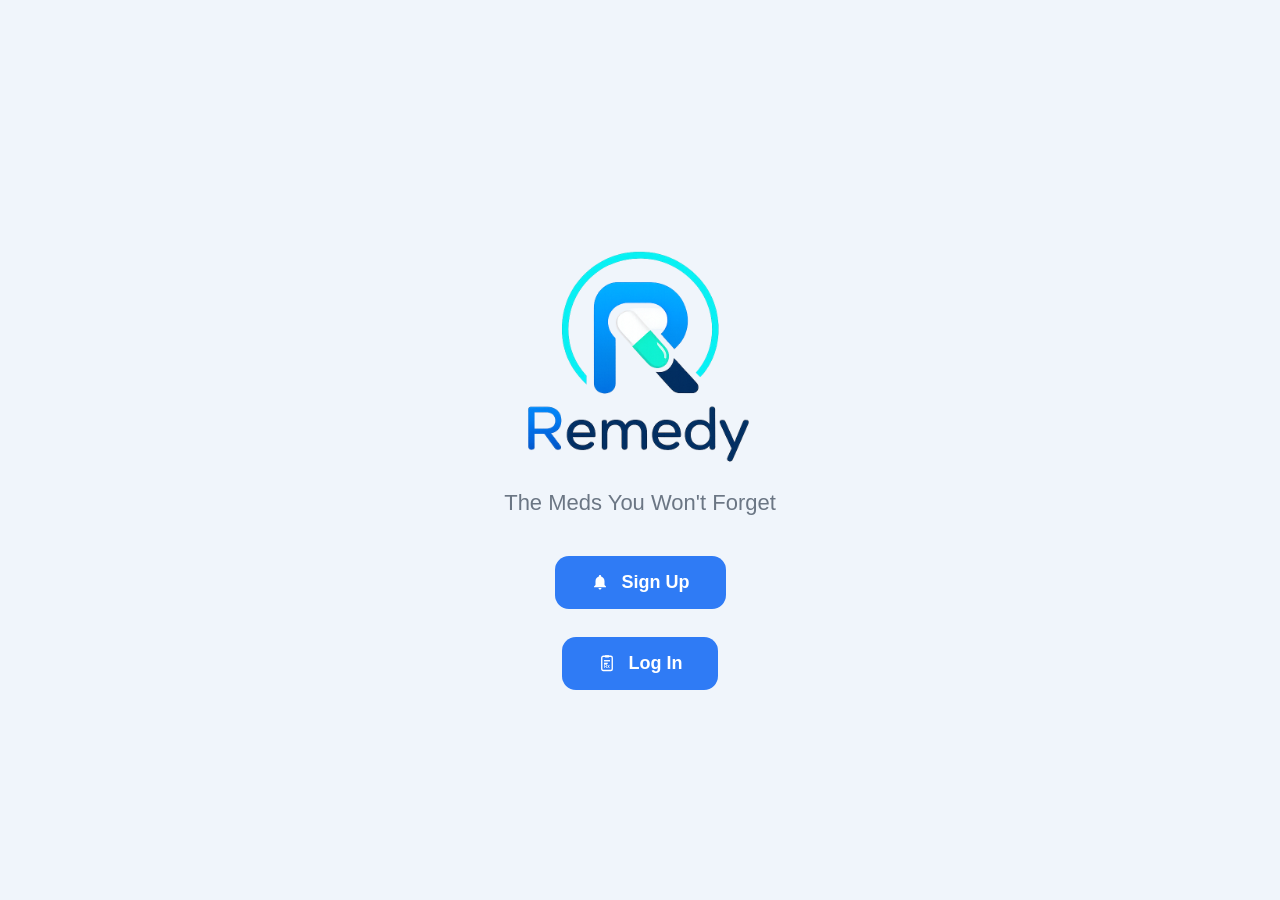
<file: index.html>
<!DOCTYPE html>
<html lang="en">
  <head>
    <meta charset="UTF-8">
    <title>Remedy</title>
    <link rel="stylesheet" href="style.css">
  </head>

  <body>

    <!-- App Logo -->
    <img src="Images/Remedy.png" alt="Remedy Logo" class="logo">

    <div class="container">
        <p class="tagline">
            The Meds You Won't Forget
        </p>

    <!-- Sign Up Button -->
    <a href="signup.html" class="btn-link">
      <button class="btn">
        <svg class="icon-bell" viewBox="0 0 24 24" fill="currentColor">
          <path d="M12 22c1.1 0 2-.9 2-2h-4c0 1.1.89 2 2 2zm6-6v-5c0-3.07-1.64-5.64-4.5-6.32V4c0-.83-.67-1.5-1.5-1.5s-1.5.67-1.5 1.5v.68C7.63 5.36 6 7.92 6 11v5l-2 2v1h16v-1l-2-2z"/>
        </svg>
        Sign Up
      </button>
    </a>

    <br>

  <!-- Log In Button -->
  <a href="login.html" class="btn-link">
    <button class="btn">
      <svg class="icon-bell" viewBox="0 0 24 24" fill="none" stroke="currentColor" stroke-width="1.8">
        <rect x="5" y="3" width="14" height="19" rx="2"/>
        <rect x="9" y="1.5" width="6" height="3" rx="1" fill="currentColor" stroke="none"/>
        <line x1="8" y1="9" x2="16" y2="9"/>
        <line x1="8" y1="12.5" x2="13" y2="12.5"/>
        <text x="8" y="18.5" font-size="6" font-weight="700" stroke="none" fill="currentColor">Rx</text>
      </svg>
        Log In
    </button>
  </a>

</div>
</body>
</html>
</file>
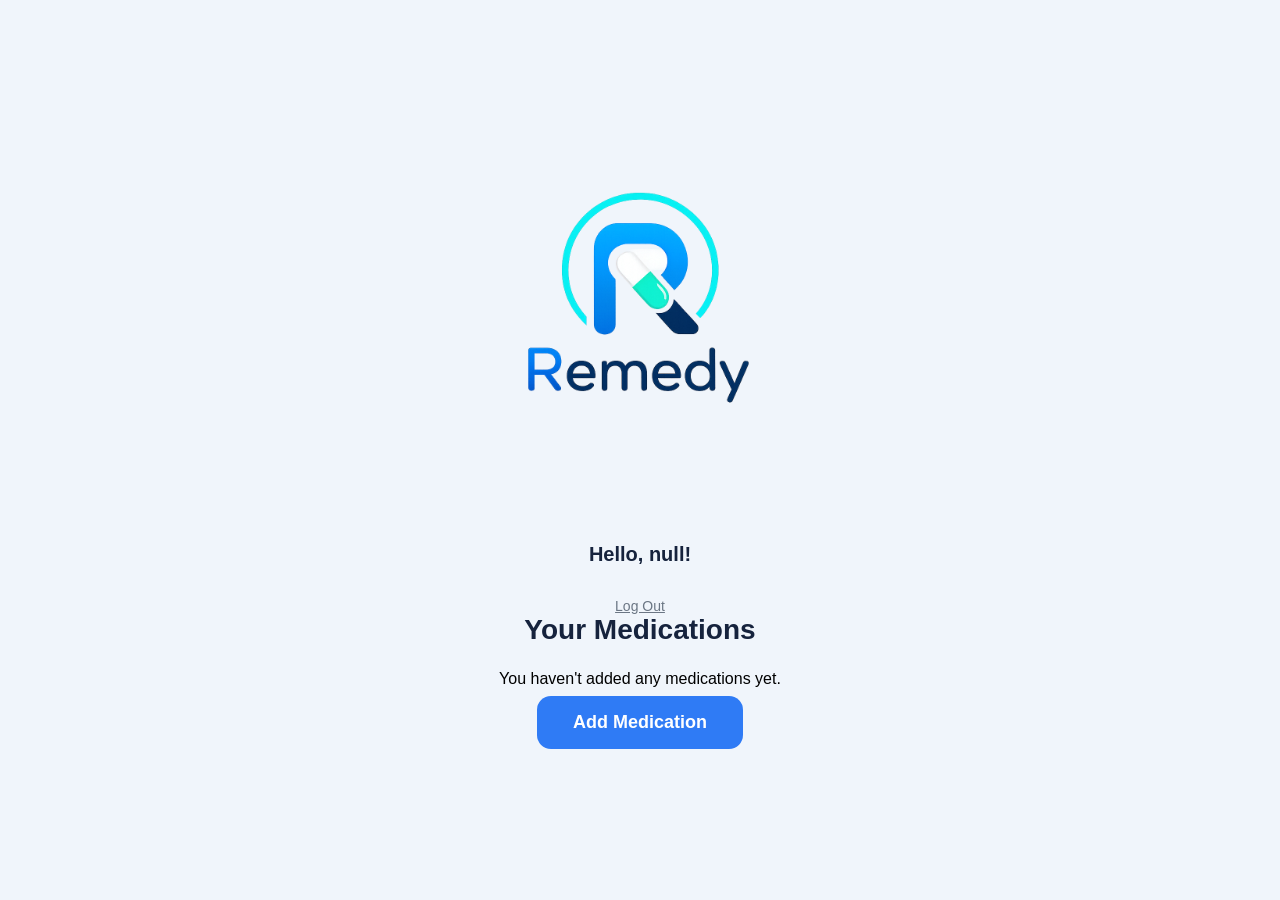
<file: dashboard.html>
<!DOCTYPE html>
<html lang="en">
<head>
  <meta charset="UTF-8">
  <title>Dashboard - Remedy</title>
  <link rel="stylesheet" href="style.css">
</head>
<body>

  <!-- App logo on top of dashboard -->
  <img src="Images/Remedy.png" alt="Remedy Logo" class="logo">

  <!-- Personalized greeting -->
  <h3 id="greeting" class="greeting"></h3>

  <!-- Logs user out -->
  <button id="logout-btn" class="logout-btn">Log Out</button>

 <div class="container">

  <h2>Your Medications</h2>

  <div id="med-list" class="med-list">
    <!-- Medication items will go here later -->
  </div>

  <div id="empty-state" class="empty-state">
    <p>You haven't added any medications yet.</p>
  </div>


    <!-- Add Medication Button -->
    <button id="add-med-btn" class="btn">Add Medication</button>
   
<!-- Form for adding new medication -->
<form id="add-med-form" class="hidden">

  <!-- Fill in Medication name -->
  <label for="med-name">Medication Name</label>
  <input type="text" id="med-name" name="med-name" placeholder="e.g. Ibuprofen" required>

  <!-- Fill In Medication dose -->
  <label for="med-dose">Dose</label>
  <input type="text" id="med-dose" name="med-dose" placeholder="e.g. 200mg" required>

  <!-- Fill in Time to take medication -->
  <label for="med-time">Time</label>
  <input type="time" id="med-time" name="med-time" required>

  <!-- Frequency of medication dropdown -->
  <label for="med-frequency">Frequency</label>
  <select id="med-frequency" name="med-frequency" required>
    <option value="">Select frequency</option>
    <option value="daily">Daily</option>
    <option value="weekly">Weekly</option>
    <option value="as-needed">As Needed</option>
  </select>

  <!-- Submits the form -->
  <button type="submit" class="btn">Save Medication</button>

</form>

</div>

 <!-- Javascript for dashboard -->
 <script src="dashboard.js"></script>
</body>
</html>
</file>
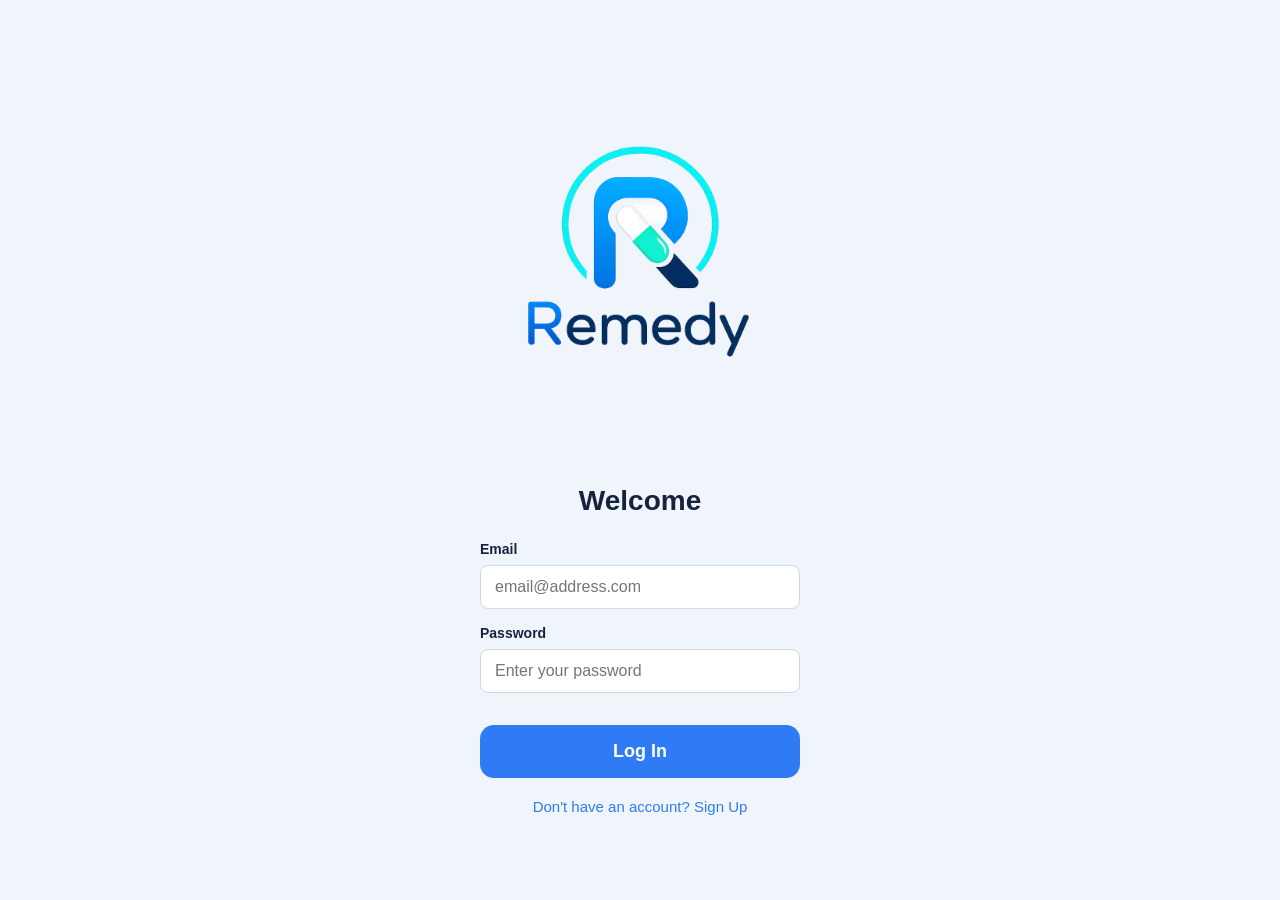
<file: login.html>
<!DOCTYPE html>
<html lang="en">
<head>
  <meta charset="UTF-8">
  <title>Log In - Remedy</title>
  <link rel="stylesheet" href="style.css">
</head>
<body>

<img src="Images/Remedy.png" alt="Remedy Logo" class="logo">

  <div class="container">

    <h2>Welcome</h2>

    <!-- Log In Form -->
    <form id="login-form">

      <!-- Email -->
      <label for="email">Email</label>
      <input type="email" id="email" name="email" placeholder="email@address.com" required>

      <!-- Password -->
      <label for="password">Password</label>
      <input type="password" id="password" name="password" placeholder="Enter your password" required>

      <p id="login-error" class="error-message"></p>

      <button type="submit" class="btn">Log In</button>

    </form>

    <a href="signup.html" class="med-link">Don't have an account? Sign Up</a>

  </div>

<script src="login.js"></script>
</body>
</html>
</file>
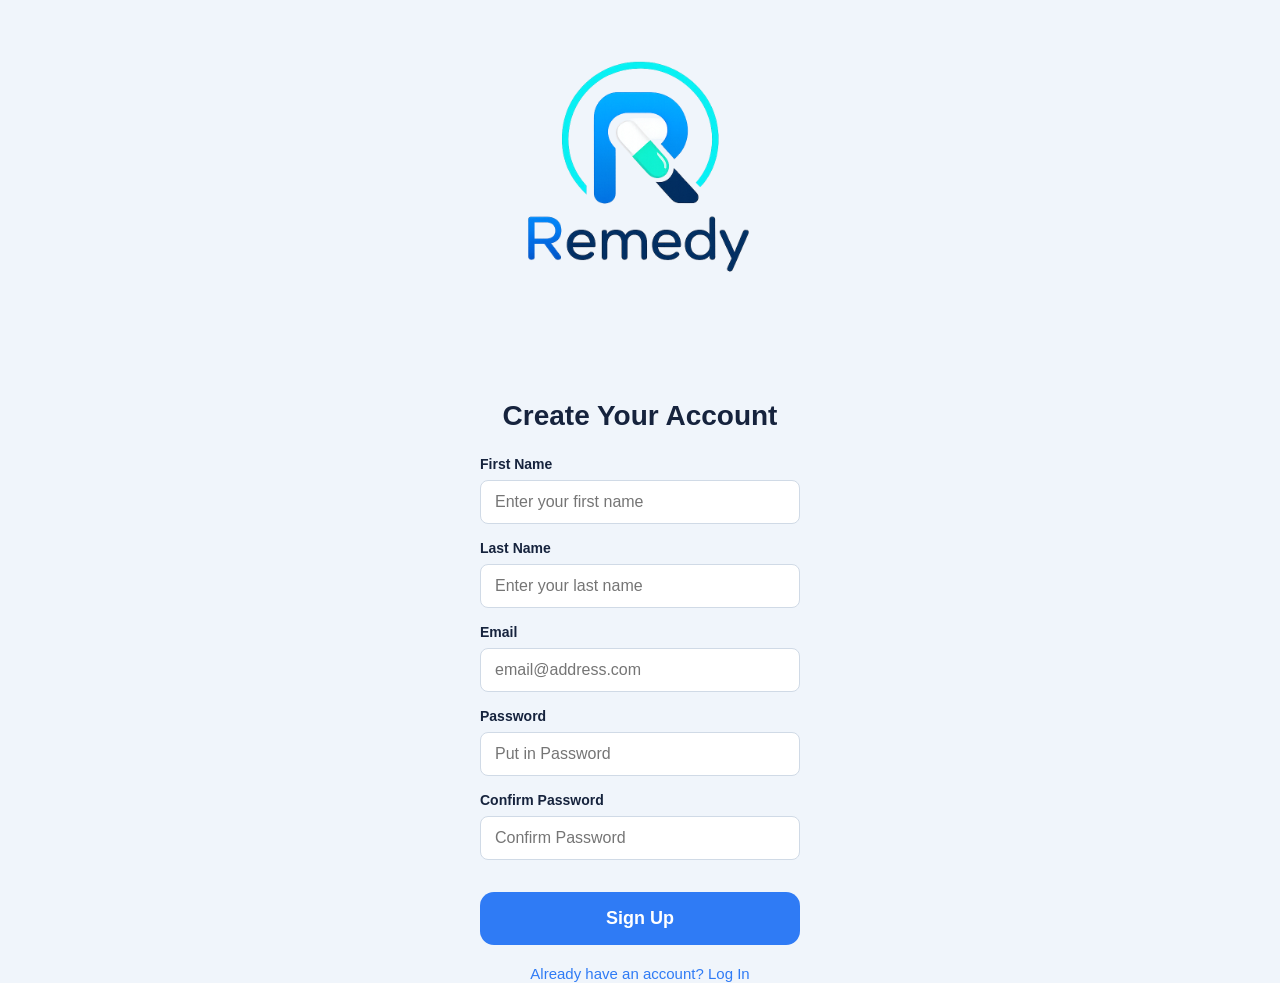
<file: signup.html>
<!DOCTYPE html>
<html lang="en">
<head>
  <meta charset="UTF-8">
  <title>Sign Up - Remedy</title>
  <link rel="stylesheet" href="style.css">
</head>
<body>

  <img src="Images/Remedy.png" alt="Remedy Logo" class="logo">

  <div class="container">

    <h2>Create Your Account</h2>

<form id="signup-form">

  <label for="first-name">First Name</label>
  <input type="text" id="first-name" name="first-name" placeholder="Enter your first name" required>

  <label for="last-name">Last Name</label>
  <input type="text" id="last-name" name="last-name" placeholder="Enter your last name" required>

  <label for="email">Email</label>
  <input type="email" id="email" name="email" placeholder="email@address.com" required>

  <label for="password">Password</label>
  <input type="password" id="password" name="password" placeholder="Put in Password" required>

  <label for="confirm-password">Confirm Password</label>
  <input type="password" id="confirm-password" name="confirm-password" placeholder="Confirm Password" required>

  <p id="password-error" class="error-message"></p>

  <button type="submit" class="btn">Sign Up</button>

</form>

    <a href="index.html" class="med-link">Already have an account? Log In</a>

  </div>

<script src="script.js"></script>
</body>
</html>
</file>
<file: style.css>
* {
  margin: 0;
  padding: 0;
  box-sizing: border-box;
}

/* ===== Page layout ===== */
/* Centers all page content vertically and horizontally, full height */
body {
  font-family: -apple-system, BlinkMacSystemFont, "Segoe UI", Roboto, sans-serif;
  min-height: 100vh;
  display: flex;
  flex-direction: column;
  align-items: center;
  justify-content: center;
  text-align: center;
  background: #f0f5fb;
}

/* ===== Logo ===== */
.logo {
  width: 600px;
  height: auto;
  display: block;
}

.tagline {
  font-size: 22px;
  color: #6b7684;
  margin-top: -100px;
  margin-bottom: 32px;
}

/* ===== Buttons ===== */
.btn {
  background: #2f7bf5;
  color: #ffffff;
  border: none;
  border-radius: 14px;
  padding: 16px 36px;
  font-size: 18px;
  font-weight: 600;
  cursor: pointer;
  margin-bottom: 20px;
  margin-top: 8px;
  transition: transform 0.15s ease, box-shadow 0.15s ease;
}

/* Icon used inside Sign Up / Log In buttons on the landing page */
.icon-bell {
  width: 18px;
  height: 18px;
  margin-right: 8px;
  vertical-align: -3px;
}

h2 {
  font-size: 28px;
  color: #16233d;
  margin-bottom: 24px;
}

/* ===== Forms (login, signup, add-medication) ===== */
form {
  display: flex;
  flex-direction: column;
  align-items: stretch;
  width: 320px;
  gap: 16px;
}

input {
  padding: 12px 14px;
  border: 1px solid #d0dae6;
  border-radius: 8px;
  font-size: 16px;
  font-family: inherit;
}

input:focus {
  outline: none;
  border-color: #2f7bf5;
  box-shadow: 0 0 0 3px rgba(47, 123, 245, 0.15);
}

label {
  font-size: 14px;
  font-weight: 600;
  color: #16233d;
  text-align: left;
  margin-bottom: -8px;
}

/* "Don't have an account? Sign Up" style links */
.med-link {
  color: #2f7bf5;
  font-size: 15px;
  text-decoration: none;
  font-weight: 500;
}

.med-link:hover {
  text-decoration: underline;
}

.btn:hover {
  transform: translateY(-2px);
  box-shadow: 0 8px 20px rgba(47, 123, 245, 0.35);
}

/* Validation/login error text shown above the submit button */
.error-message {
  color: #d9534f;
  font-size: 14px;
  text-align: left;
  margin-top: -8px;
}

/* ===== Dashboard ===== */
/* Personalized "Hello, [name]!" text at the top of the dashboard */
.greeting {
  font-size: 20px;
  color: #16233d;
  font-weight: 600;
  margin-top: 12px;
  margin-bottom: 24px;
}

.hidden {
  display: none;
}

.med-item {
  display: flex;
  justify-content: space-between;
  align-items: center;
  padding: 12px 0;
  border-bottom: 1px solid #e5eaf0;
}

.edit-btn {
  background: none;
  border: 1px solid #2f7bf5;
  color: #2f7bf5;
  border-radius: 6px;
  padding: 4px 10px;
  font-size: 13px;
  cursor: pointer;
  margin-left: 12px;
}

.remove-btn {
  background: none;
  border: 1px solid #d9534f;
  color: #d9534f;
  border-radius: 6px;
  padding: 4px 10px;
  font-size: 13px;
  cursor: pointer;
  margin-left: 8px;
}

.logout-btn {
  background: none;
  border: none;
  color: #6b7684;
  font-size: 14px;
  cursor: pointer;
  text-decoration: underline;
  margin-top: 8px;
}

/* "Did you take your medication?" checkbox */
.taken-checkbox {
  margin-right: 12px;
  width: 18px;
  height: 18px;
  cursor: pointer;
}

/* Strikethrough styling applied to a medication's text once marked as taken */
.taken-text {
  text-decoration: line-through;
  color: #9aa5b1;
}

/* Wraps the "taken" label + checkbox together in the medication row */
.taken-wrapper {
  display: flex;
  flex-direction: column;
  align-items: center;
  margin-right: 16px;
}

.taken-label {
  font-size: 11px;
  color: #6b7684;
  margin-bottom: 4px;
  white-space: nowrap;
}
</file>
